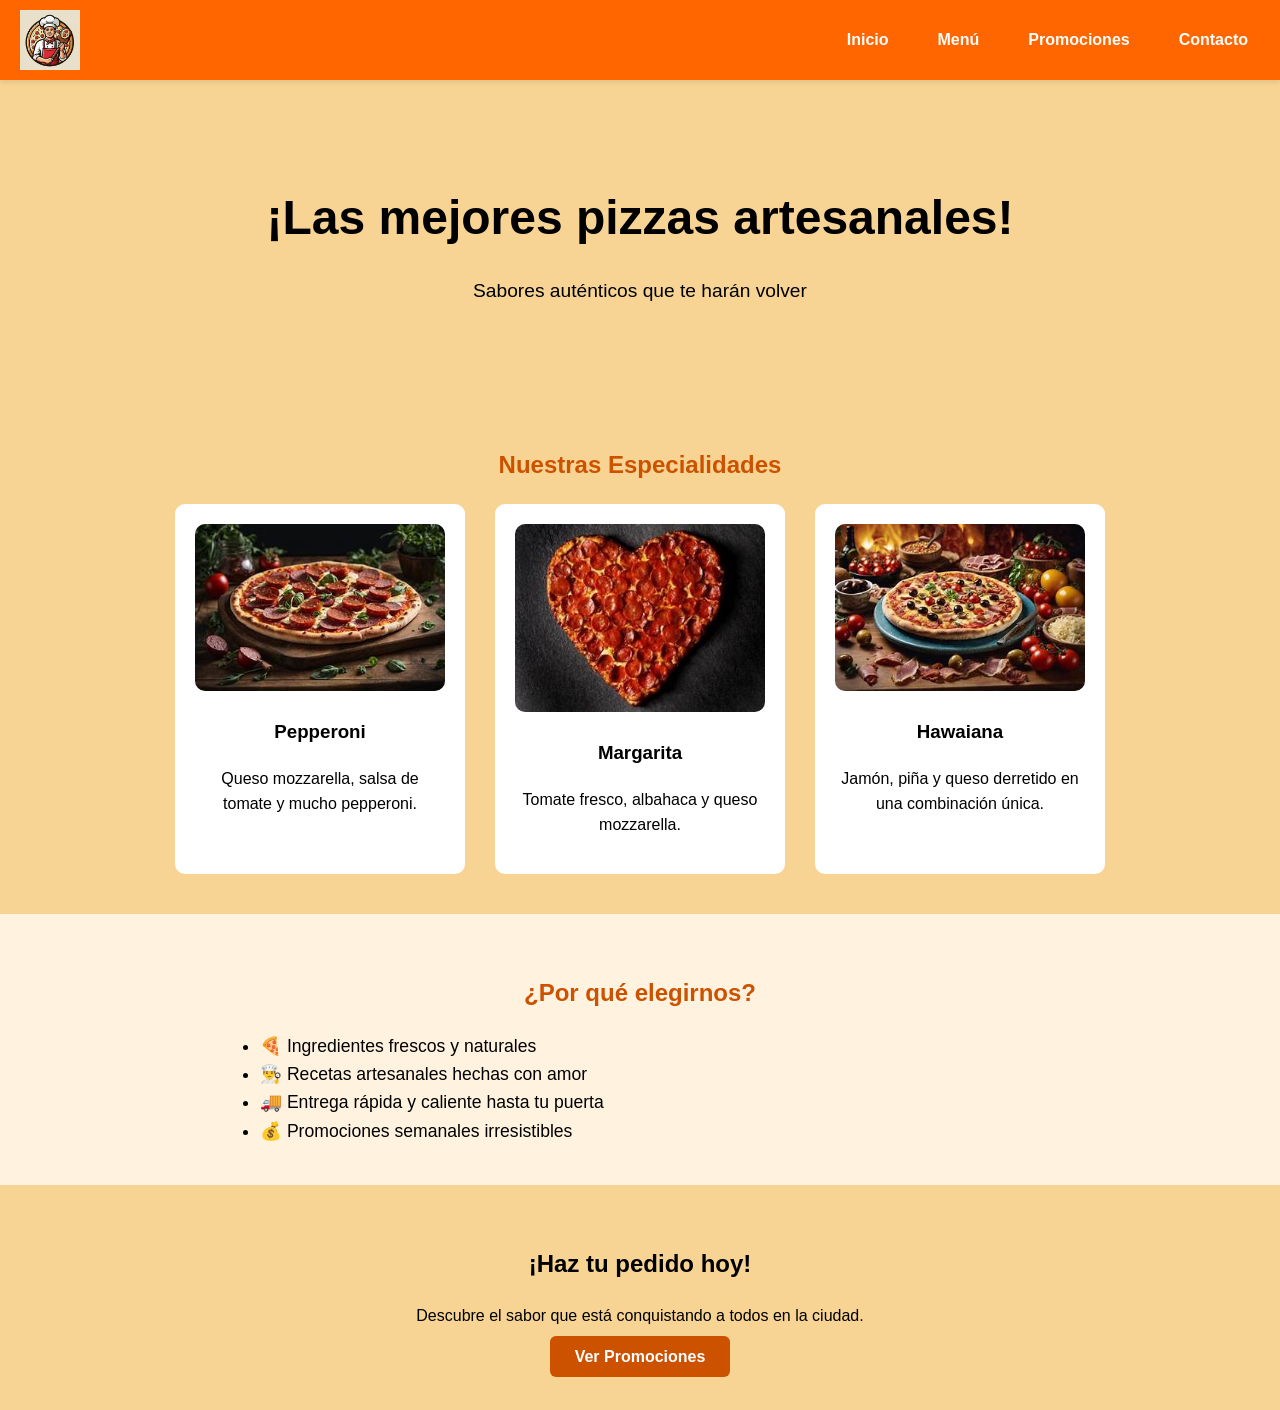
<file: index.html>
<!DOCTYPE html>
<html lang="es">
<head>
  <meta charset="UTF-8" />
  <meta name="viewport" content="width=device-width, initial-scale=1.0" />
  <title>Piazza Delizioso</title>
  <link rel="stylesheet" href="styles.css" />
</head>
<body style="background-color: #f7d493; margin: 0; font-family: Arial, sans-serif; color: black;">

  <header>
    <img src="logo.jpg" alt="Logo de la pizzería" class="logo" />
    <nav>
      <ul class="nav-links">
        <li><a href="index.html">Inicio</a></li>
        <li><a href="MENU.html">Menú</a></li>
        <li><a href="PROMO.html">Promociones</a></li>
        <li><a href="CONTACTO.html">Contacto</a></li>
      </ul>
    </nav>
  </header>

  <section class="hero" style="text-align: center; padding: 60px 20px;">
    <div class="hero-content">
      <h1 style="font-size: 3em; margin-bottom: 10px;">¡Las mejores pizzas artesanales!</h1>
      <p style="font-size: 1.2em;">Sabores auténticos que te harán volver</p>
    </div>
  </section>

  <section style="padding: 40px 20px; text-align: center;">
    <h2 style="color:#cc5200;">Nuestras Especialidades</h2>
    <div style="display: flex; flex-wrap: wrap; justify-content: center; gap: 30px; margin-top: 20px;">
      <div style="background-color:white; padding:20px; border-radius:10px; width: 250px;">
        <img src="1.jpg" alt="Pepperoni" style="width:100%; border-radius: 10px;" />
        <h3>Pepperoni</h3>
        <p>Queso mozzarella, salsa de tomate y mucho pepperoni.</p>
      </div>
      <div style="background-color:white; padding:20px; border-radius:10px; width: 250px;">
        <img src="2.jpg" alt="Margarita" style="width:100%; border-radius: 10px;" />
        <h3>Margarita</h3>
        <p>Tomate fresco, albahaca y queso mozzarella.</p>
      </div>
      <div style="background-color:white; padding:20px; border-radius:10px; width: 250px;">
        <img src="3.jpg" alt="Hawaiana" style="width:100%; border-radius: 10px;" />
        <h3>Hawaiana</h3>
        <p>Jamón, piña y queso derretido en una combinación única.</p>
      </div>
    </div>
  </section>

  <section style="background-color:#fff3e0; padding: 40px 20px;">
    <h2 style="text-align:center; color:#cc5200;">¿Por qué elegirnos?</h2>
    <ul style="max-width: 800px; margin:auto; font-size: 1.1em;">
      <li>🍕 Ingredientes frescos y naturales</li>
      <li>👨‍🍳 Recetas artesanales hechas con amor</li>
      <li>🚚 Entrega rápida y caliente hasta tu puerta</li>
      <li>💰 Promociones semanales irresistibles</li>
    </ul>
  </section>

  <section style="text-align:center; padding: 40px 20px;">
    <h2>¡Haz tu pedido hoy!</h2>
    <p>Descubre el sabor que está conquistando a todos en la ciudad.</p>
    <a href="PROMO.html" style="background-color:#cc5200; color:white; padding:12px 25px; border-radius:6px; text-decoration:none; font-weight:bold;">Ver Promociones</a>
  </section>

</body>
</html>
</file>
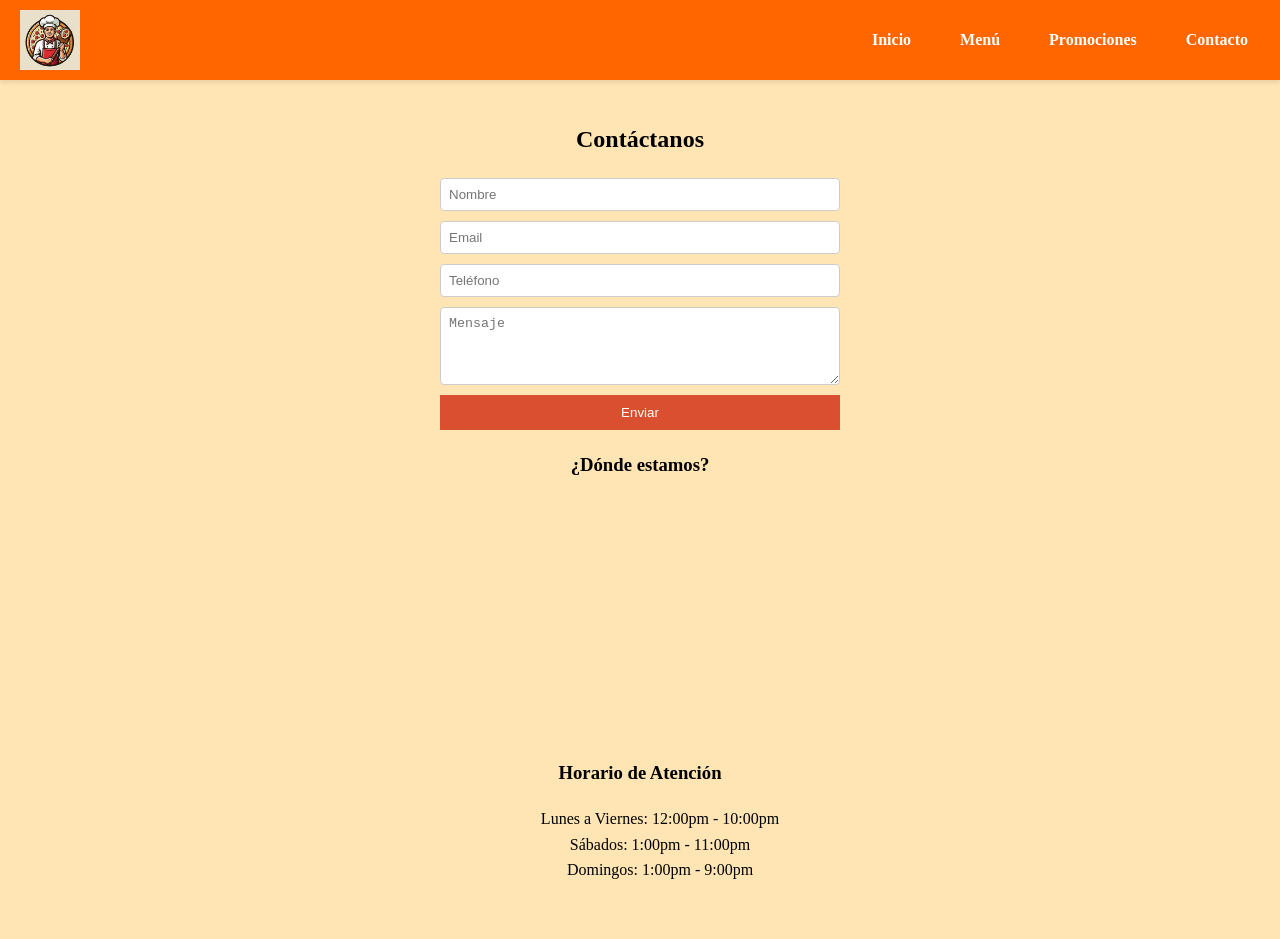
<file: CONTACTO.html>
<html lang="es">
<head>
  <meta charset="UTF-8">
  <meta name="viewport" content="width=device-width, initial-scale=1">
  <title>Contacto - Piazza Delizioso</title>
  <link rel="stylesheet" href="styles.css">
</head>
<body>
  <header>
    <img src="logo.jpg" alt="Logo de la pizzería" class="logo">
    <nav>
      <ul class="nav-links">
        <li><a href="index.html">Inicio</a></li>
        <li><a href="MENU.html">Menú</a></li>
        <li><a href="PROMO.html">Promociones</a></li>
        <li><a href="CONTACTO.html">Contacto</a></li>
      </ul>
    </nav>
  </header>

  <section>
    <h2 style="text-align:center;">Contáctanos</h2>
    <form>
      <input type="text" placeholder="Nombre" required>
      <input type="email" placeholder="Email" required>
      <input type="tel" placeholder="Teléfono">
      <textarea rows="4" placeholder="Mensaje"></textarea>
      <button type="submit">Enviar</button>
    </form>

    <div class="map">
      <h3>¿Dónde estamos?</h3>
      <iframe src="https://maps.google.com/maps?q=Roma,+Italia&t=&z=13&ie=UTF8&iwloc=&output=embed" width="90%" height="200" style="border:0;" allowfullscreen></iframe>
    </div>

    <section>
      <h3 style="text-align:center;">Horario de Atención</h3>
      <ul style="text-align:center; list-style: none;">
        <li>Lunes a Viernes: 12:00pm - 10:00pm</li>
        <li>Sábados: 1:00pm - 11:00pm</li>
        <li>Domingos: 1:00pm - 9:00pm</li>
      </ul>
    </section>
  </section>
</body>
</html>
</file>
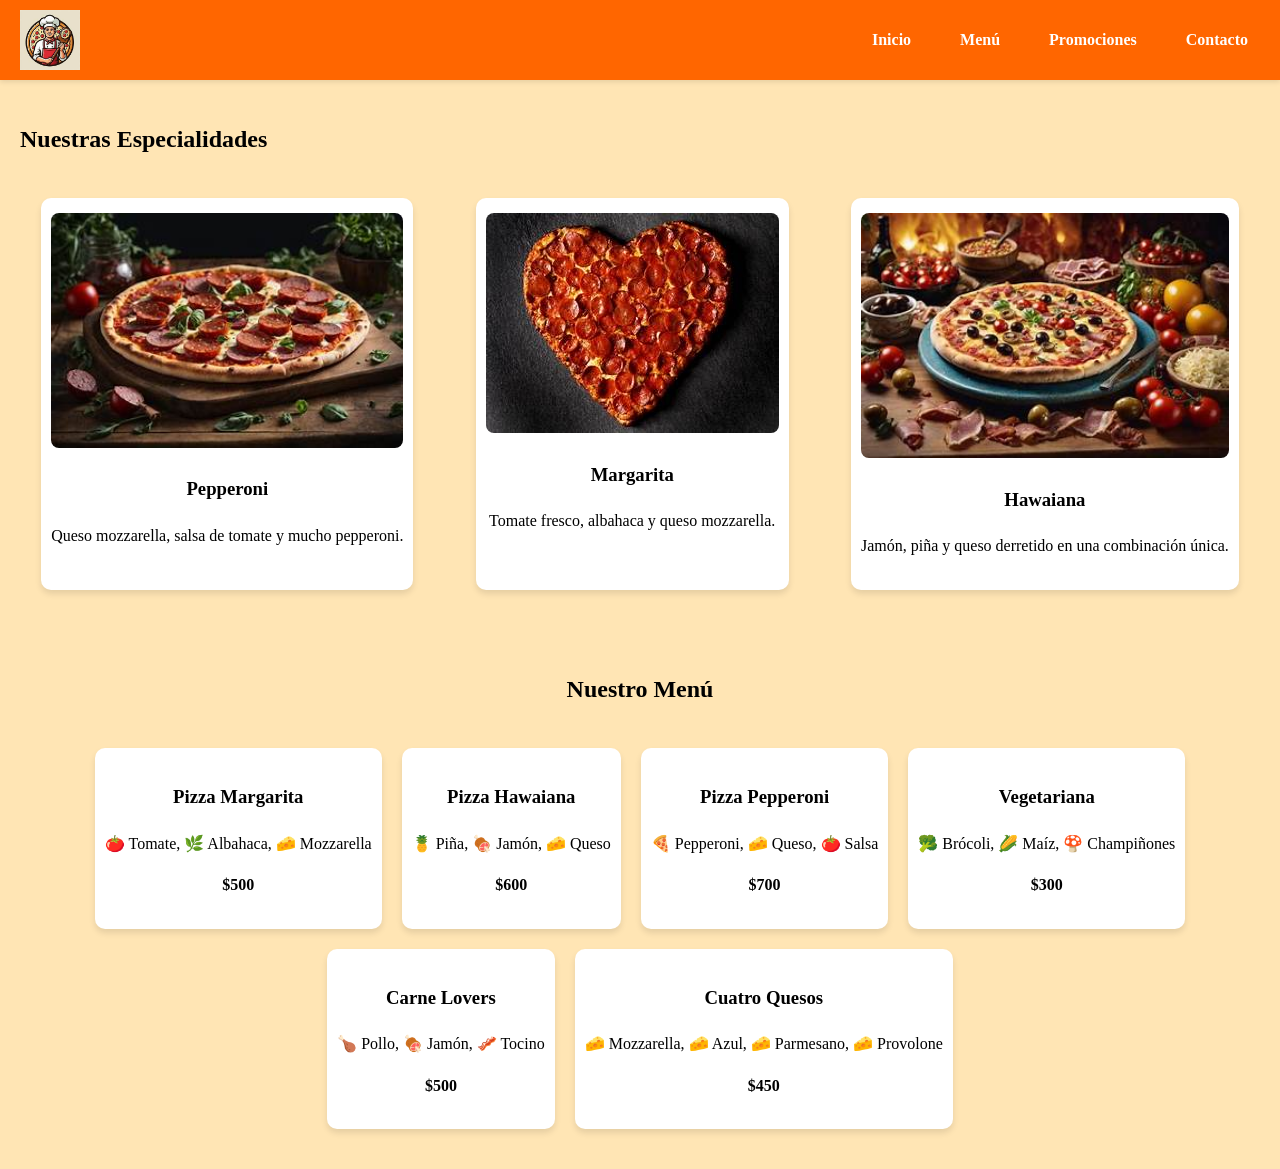
<file: MENU.html>
<!DOCTYPE html>
<html lang="es">
<head>
  <meta charset="UTF-8">
  <meta name="viewport" content="width=device-width, initial-scale=1">
  <title>Menú - Piazza Delizioso</title>
  <link rel="stylesheet" href="styles.css">
</head>
<body>
  <header>
    <img src="logo.jpg" alt="Logo de la pizzería" class="logo">
    <nav>
      <ul class="nav-links">
        <li><a href="index.html">Inicio</a></li>
        <li><a href="MENU.html">Menú</a></li>
        <li><a href="PROMO.html">Promociones</a></li>
        <li><a href="CONTACTO.html">Contacto</a></li>
      </ul>
    </nav>
  </header>
 <section class="especialidades">
  <h2>Nuestras Especialidades</h2>
  <div class="cards">
    <div class="card">
      <img src="1.jpg" alt="Pizza Pepperoni">
      <h3>Pepperoni</h3>
      <p>Queso mozzarella, salsa de tomate y mucho pepperoni.</p>
    </div>
    <div class="card">
      <img src="2.jpg" alt="Pizza Margarita">
      <h3>Margarita</h3>
      <p>Tomate fresco, albahaca y queso mozzarella.</p>
    </div>
    <div class="card">
      <img src="3.jpg" alt="Pizza Hawaiana">
      <h3>Hawaiana</h3>
      <p>Jamón, piña y queso derretido en una combinación única.</p>
    </div>
  </div>
</section>

  <section>
    <h2 style="text-align:center;">Nuestro Menú</h2>
    <div class="grid">
      <div class="card">
        <h3>Pizza Margarita</h3>
        <p>🍅 Tomate, 🌿 Albahaca, 🧀 Mozzarella</p>
        <p><strong>$500</strong></p>
      </div>
      <div class="card">
        <h3>Pizza Hawaiana</h3>
        <p>🍍 Piña, 🍖 Jamón, 🧀 Queso</p>
        <p><strong>$600</strong></p>
      </div>
      <div class="card">
        <h3>Pizza Pepperoni</h3>
        <p>🍕 Pepperoni, 🧀 Queso, 🍅 Salsa</p>
        <p><strong>$700</strong></p>
      </div>
      <div class="card">
        <h3>Vegetariana</h3>
        <p>🥦 Brócoli, 🌽 Maíz, 🍄 Champiñones</p>
        <p><strong>$300</strong></p>
      </div>
      <div class="card">
        <h3>Carne Lovers</h3>
        <p>🍗 Pollo, 🍖 Jamón, 🥓 Tocino</p>
        <p><strong>$500</strong></p>
      </div>
      <div class="card">
        <h3>Cuatro Quesos</h3>
        <p>🧀 Mozzarella, 🧀 Azul, 🧀 Parmesano, 🧀 Provolone</p>
        <p><strong>$450</strong></p>
      </div>
    </div>
  </section>
</body>
</html>
</file>
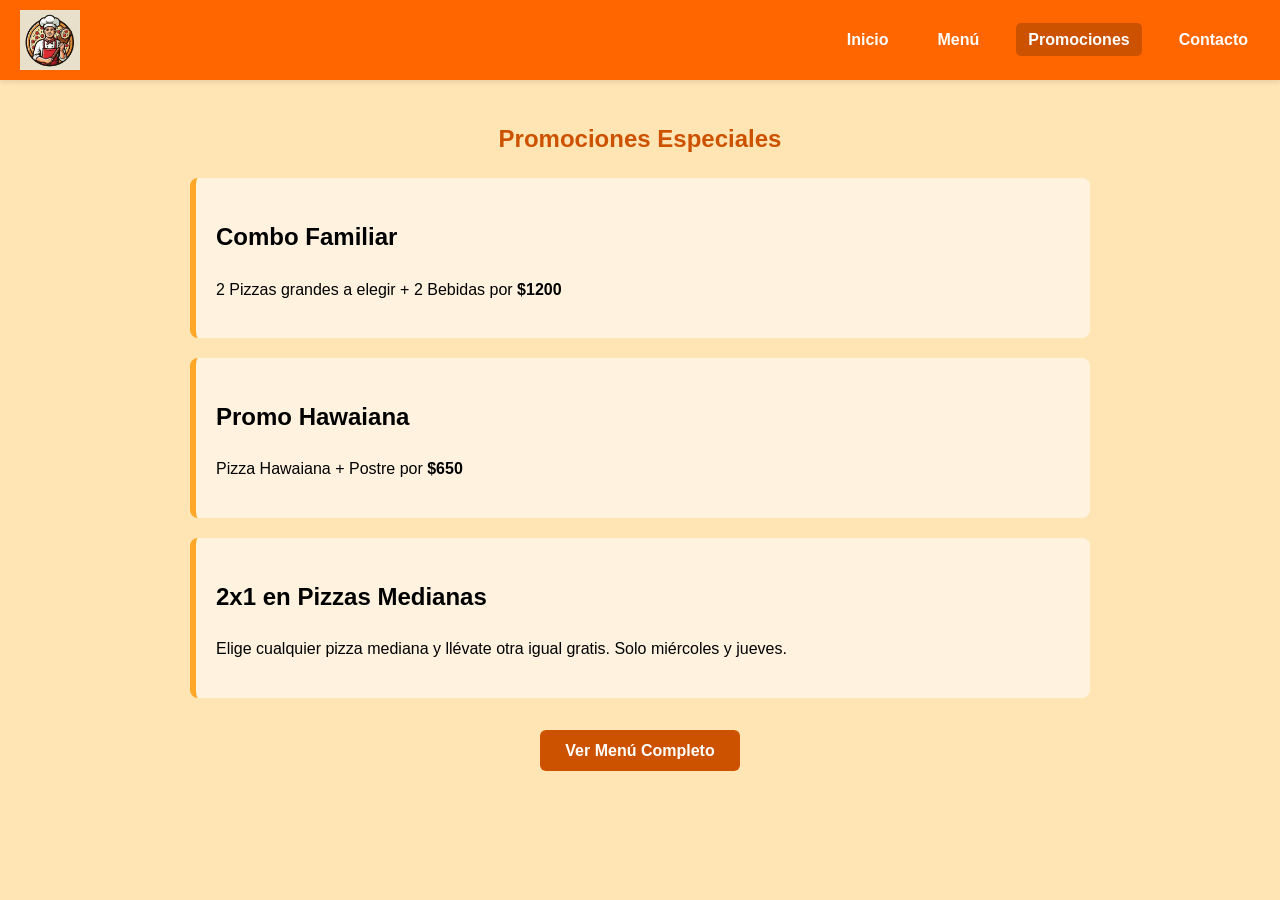
<file: PROMO.HTML>
<!DOCTYPE html>
<html lang="es">
<head>
  <meta charset="UTF-8" />
  <meta name="viewport" content="width=device-width, initial-scale=1.0" />
  <title>Promociones - Piazza Delizioso</title>
  <link rel="stylesheet" href="styles.css" />
</head>
<body style="background-color: #FFE5B4; margin: 0; font-family: Arial, sans-serif;">

  <header>
    <img src="logo.jpg" alt="Logo de la pizzería" class="logo" />
    <nav>
      <ul class="nav-links">
        <li><a href="index.html">Inicio</a></li>
        <li><a href="MENU.html">Menú</a></li>
        <li><a href="PROMO.html" style="background-color:#cc5200; color:white; border-radius:5px; padding: 8px 12px;">Promociones</a></li>
        <li><a href="CONTACTO.html">Contacto</a></li>
      </ul>
    </nav>
  </header>

  <section style="padding: 20px; max-width: 900px; margin: auto;">
    <h1 style="text-align:center; color:#cc5200;">Promociones Especiales</h1>

    <div style="background-color: #fff3e0; border-left: 6px solid #ffa726; padding: 20px; margin: 20px 0; border-radius: 8px;">
      <h2>Combo Familiar</h2>
      <p>2 Pizzas grandes a elegir + 2 Bebidas por <strong>$1200</strong></p>
    </div>

    <div style="background-color: #fff3e0; border-left: 6px solid #ffa726; padding: 20px; margin: 20px 0; border-radius: 8px;">
      <h2>Promo Hawaiana</h2>
      <p>Pizza Hawaiana + Postre por <strong>$650</strong></p>
    </div>

    <div style="background-color: #fff3e0; border-left: 6px solid #ffa726; padding: 20px; margin: 20px 0; border-radius: 8px;">
      <h2>2x1 en Pizzas Medianas</h2>
      <p>Elige cualquier pizza mediana y llévate otra igual gratis. Solo miércoles y jueves.</p>
    </div>

    <div style="text-align:center; margin-top: 40px;">
      <a href="MENU.html" style="background-color:#cc5200; color:white; padding: 12px 25px; border-radius: 6px; text-decoration:none; font-weight:bold;">Ver Menú Completo</a>
    </div>
  </section>

</body>
</html>
</file>
<file: styles.css>
* Reset y base */
* {
  box-sizing: border-box;
  margin: 0;
  padding: 0;
  font-family: Arial, sans-serif;
}

body {
  line-height: 1.6;
  background-color: #FFE5B4;
  margin: 0;
}

/* Header */
header {
  display: flex;
  align-items: center;
  justify-content: space-between;
  padding: 10px 20px;
  background-color: #ff6600; /* naranja */
  box-shadow: 0 2px 5px rgba(0,0,0,0.1);
}

.logo {
  height: 60px;
}

.nav-links {
  list-style: none;
  display: flex;
  gap: 25px;
  margin: 0;
  padding: 0;
}

.nav-links li a {
  text-decoration: none;
  color: white;
  font-weight: 600;
  padding: 8px 12px;
  transition: background-color 0.3s ease, color 0.3s ease;
}

.nav-links li a:hover {
  background-color: #cc5200; /* naranja oscuro */
  color: white;
  border-radius: 5px;
}

/* Hero */
.hero {
  background-image: url('https://via.placeholder.com/1200x400?text=Pizza+Deliziosa');
  background-size: cover;
  background-position: center;
  color: white;
  padding: 60px 20px;
  text-align: center;
}

.hero h1 {
  font-size: 2rem;
  margin-bottom: 10px;
}

.hero button {
  background-color: #fff;
  color: #d94f30;
  border: none;
  padding: 10px 20px;
  cursor: pointer;
  font-weight: bold;
}

/* Section general */
section {
  padding: 20px;
}

/* Grid para cards */
.grid, .cards {
  display: flex;
  flex-wrap: wrap;
  gap: 20px;
  justify-content: center; /* centrado horizontal */
  padding: 20px 0;
}

.cards {
  justify-content: space-around; /* distribuye las cards */
}

/* Cards */
.card {
  background-color: white;
  border-radius: 10px;
  box-shadow: 0 4px 6px rgba(0,0,0,0.1);
  width: 250-280px; /* puedes usar 250 o 280 */
  padding: 15px 10px;
  text-align: center;
  transition: transform 0.2s;
}

.card:hover {
  transform: scale(1.03);
}

.card img {
  width: 100%;
  height: auto;
  border-radius: 8px;
}

/* Promos */
.promos {
  background-color: #fff3e0;
  border-left: 4px solid #ffa726;
  padding: 10px;
  margin: 10px 0;
  border-radius: 6px;
}

/* Formulario */
form {
  display: flex;
  flex-direction: column;
  gap: 10px;
  max-width: 400px;
  margin: auto;
}

input, textarea {
  padding: 8px;
  border: 1px solid #ccc;
  border-radius: 4px;
}

button {
  background-color: #d94f30;
  color: white;
  border: none;
  padding: 10px;
  cursor: pointer;
}

/* Mapa o sección centrada */
.map {
  text-align: center;
  margin: 20px 0;
}

/* Responsive */
@media (max-width: 768px) {
  .grid, .cards {
    flex-direction: column;
    align-items: center;
  }

  .hero h1 {
    font-size: 1.5rem;
  }
}
.hero {
  background-image: url('https://via.placeholder.com/1200x400?text=Pizza+Deliziosa');
  background-size: cover;
  background-position: center;
  color: black;  /* texto negro */
  padding: 60px 20px;
  text-align: center;
}
.promos {
  background-color: #fff3e0;         
  border-left: 4px solid #ffa726;    
  padding: 10px;
  margin: 10px 0;
  border-radius: 6px;
  color: #333;                       
  font-weight: 600;                 
}
</file>
